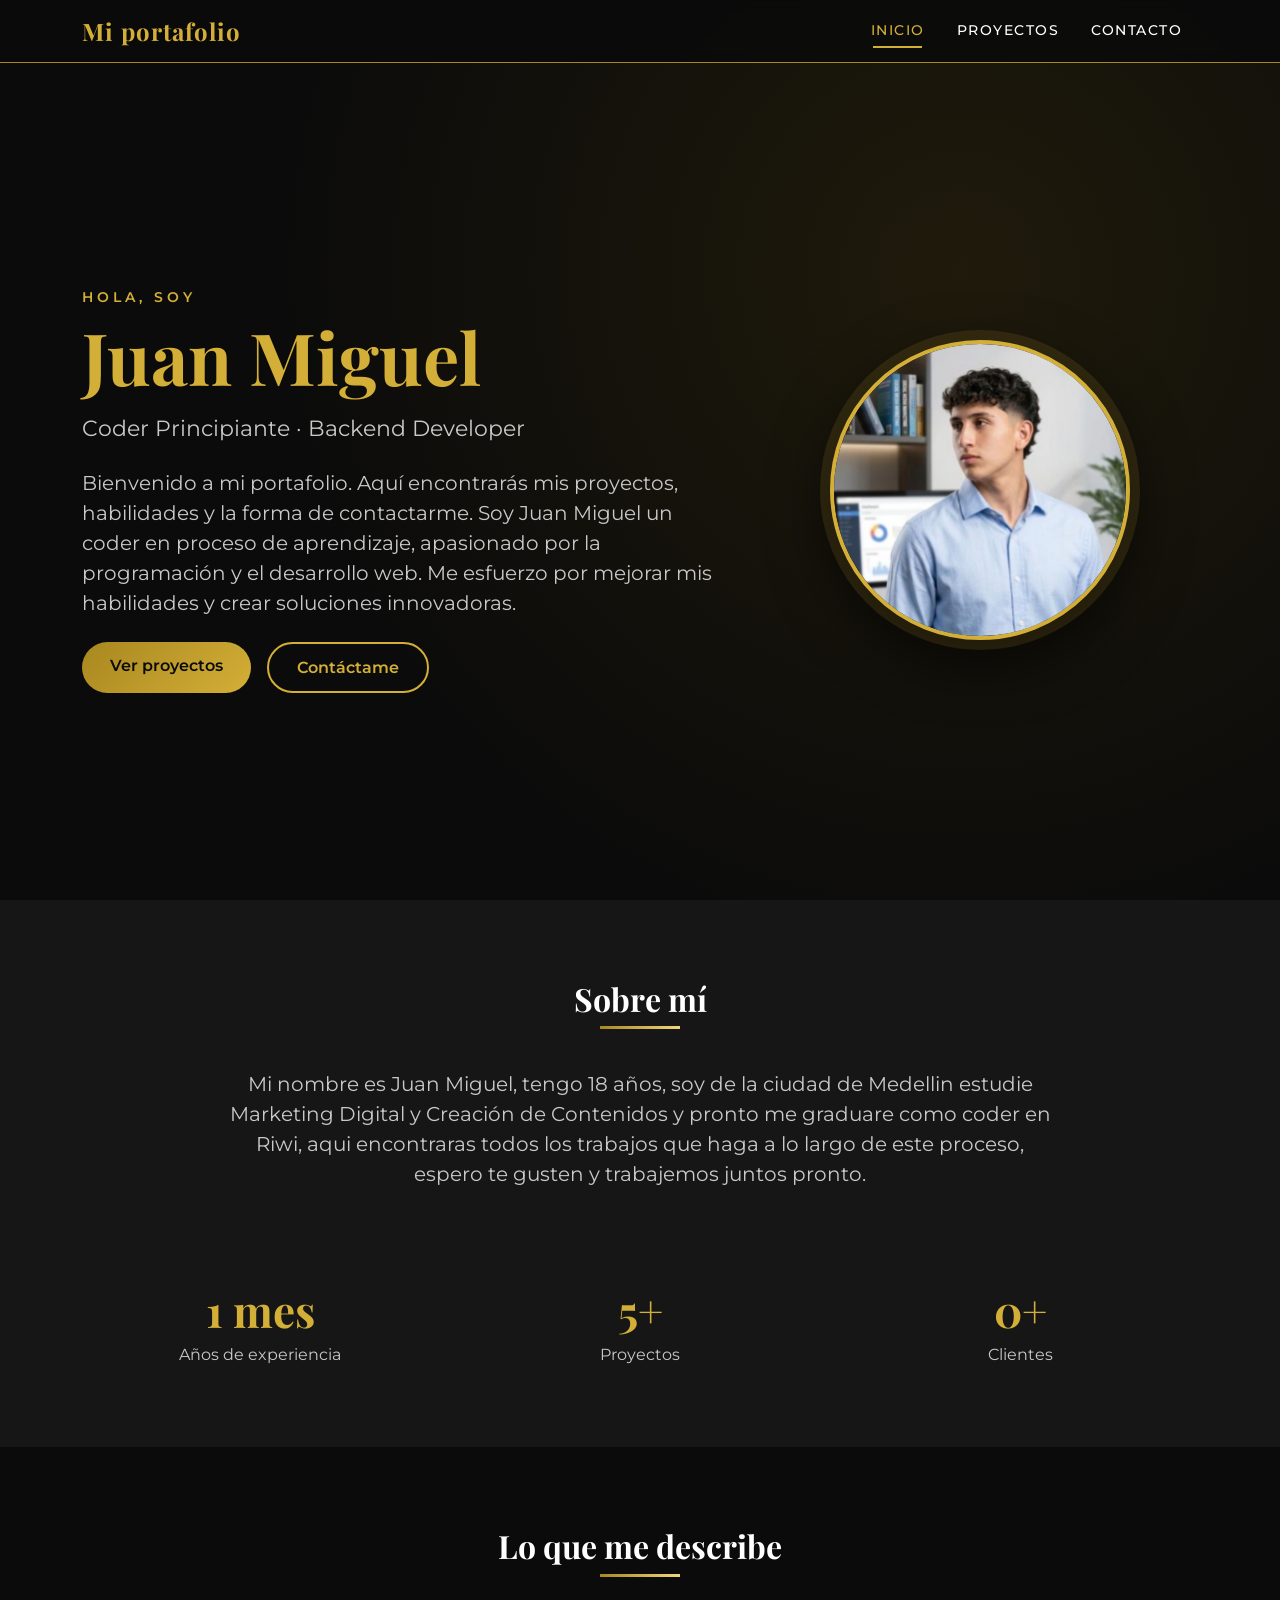
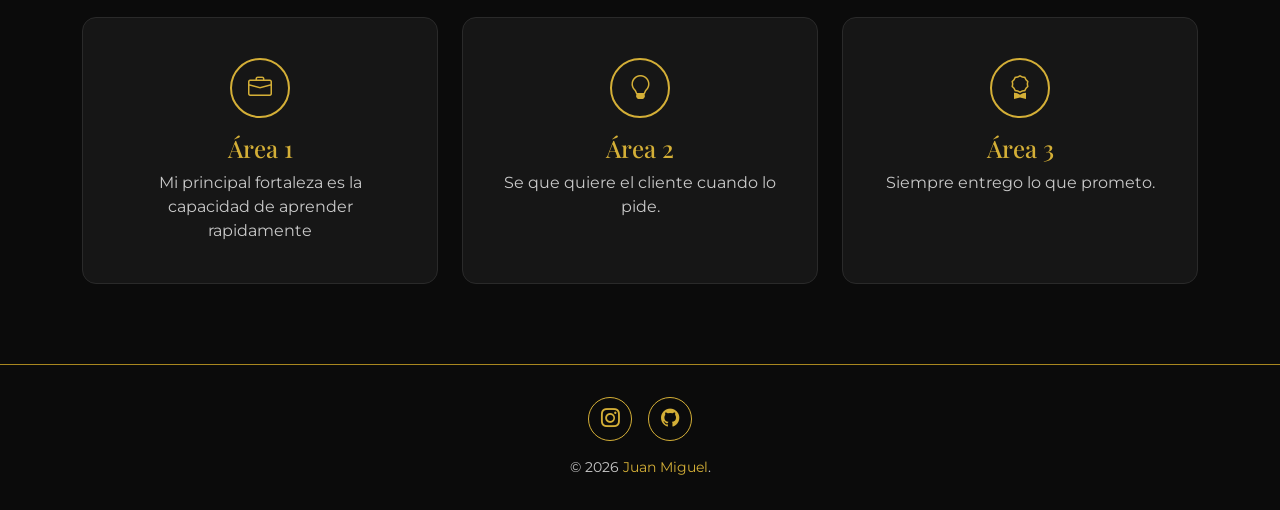
<file: index.html>
<!DOCTYPE html>
<html lang="es">
<head>
  <meta charset="UTF-8">
  <meta name="viewport" content="width=device-width, initial-scale=1.0">
  <title>Inicio | Juan Miguel</title>

  
  <link href="https://cdn.jsdelivr.net/npm/bootstrap@5.3.3/dist/css/bootstrap.min.css" rel="stylesheet">
   
  <link href="https://cdn.jsdelivr.net/npm/bootstrap-icons@1.11.3/font/bootstrap-icons.min.css" rel="stylesheet">
  
  <link href="https://fonts.googleapis.com/css2?family=Montserrat:wght@400;500;600&family=Playfair+Display:wght@600;700&display=swap" rel="stylesheet">
   
  <link href="styles.css" rel="stylesheet">
</head>
<body>

 
  <nav class="navbar navbar-expand-lg fixed-top">
    <div class="container">
      <a class="navbar-brand" href="index.html">Mi portafolio</a>
      <button class="navbar-toggler" type="button" data-bs-toggle="collapse" data-bs-target="#menu" aria-controls="menu" aria-expanded="false" aria-label="Abrir menú">
        <span class="navbar-toggler-icon"></span>
      </button>
      <div class="collapse navbar-collapse" id="menu">
        <ul class="navbar-nav ms-auto">
          <li class="nav-item"><a class="nav-link active" aria-current="page" href="index.html">Inicio</a></li>
          <li class="nav-item"><a class="nav-link" href="proyectos.html">Proyectos</a></li>
          <li class="nav-item"><a class="nav-link" href="contacto.html">Contacto</a></li>
        </ul>
      </div> 
    </div>
  </nav>

  <main>
     
    <section class="hero">
      <div class="container">
        <div class="row align-items-center g-5">
          <div class="col-lg-7 text-center text-lg-start">
            <p class="saludo mb-2">Hola, soy</p>
            <h1 class="mb-3"> <span class="text-dorado">Juan Miguel</span></h1>
            <p class="profesion mb-4">Coder Principiante · Backend Developer</p>
            <p class="text-suave mb-4 fs-5">
                Bienvenido a mi portafolio. Aquí encontrarás mis proyectos, habilidades y la forma de contactarme. Soy Juan Miguel un 
                coder en proceso de aprendizaje, apasionado por la programación y el desarrollo web. Me esfuerzo por mejorar mis habilidades y crear soluciones innovadoras.
            </p>
            <div class="d-flex gap-3 justify-content-center justify-content-lg-start flex-wrap">
              <a href="proyectos.html" class="btn btn-dorado">Ver proyectos</a>
              <a href="contacto.html" class="btn btn-borde-dorado">Contáctame</a>
            </div>
          </div>
          <div class="col-lg-5 text-center">
           <img src="Imagenes/foto-perfil.jpeg" alt="Juan Miguel" class="foto-perfil">
           
          </div>
        </div>
      </div>
    </section>

     
    <section class="seccion seccion-alterna">
      <div class="container">
        <div class="text-center">
          <h2 class="titulo-seccion">Sobre mí</h2>
          <hr class="linea-dorada">
        </div>
        <div class="row justify-content-center">
          <div class="col-lg-9">
            <p class="text-suave fs-5 text-center">
              Mi nombre es Juan Miguel, tengo 18 años, soy de la ciudad de Medellin estudie Marketing Digital y Creación de Contenidos
              y pronto me graduare como coder en Riwi, aqui encontraras todos los trabajos que haga a lo largo de este proceso, espero te gusten y trabajemos juntos pronto.
            </p>
          </div>
        </div>

        <div class="row text-center mt-5 g-4">
          <div class="col-6 col-md-4">
            <div class="dato-numero">1 mes</div>
            <p class="text-suave mb-0">Años de experiencia</p>
          </div>
          <div class="col-6 col-md-4">
            <div class="dato-numero">5+</div>
            <p class="text-suave mb-0">Proyectos</p>
          </div>
          <div class="col-6 col-md-4">
            <div class="dato-numero">0+</div>
            <p class="text-suave mb-0">Clientes</p>
          </div>
         
        </div>
      </div>
    </section>

    
    <section class="seccion">
      <div class="container">
        <div class="text-center">
          <h2 class="titulo-seccion">Lo que me describe</h2>
          <hr class="linea-dorada">
        </div>
        <div class="row g-4">
          <div class="col-md-4">
            <div class="card tarjeta text-center p-4">
              <div class="card-body">
                <div class="icono-circulo"><i class="bi bi-briefcase"></i></div>
                <h3 class="card-title h4">Área 1</h3>
                <p class="card-text">Mi principal fortaleza es la capacidad de aprender rapidamente</p>
              </div>
            </div>
          </div>
          <div class="col-md-4">
            <div class="card tarjeta text-center p-4">
              <div class="card-body">
                <div class="icono-circulo"><i class="bi bi-lightbulb"></i></div>
                <h3 class="card-title h4">Área 2</h3>
                <p class="card-text">Se que quiere el cliente cuando lo pide.</p>
              </div>
            </div>
          </div>
          <div class="col-md-4">
            <div class="card tarjeta text-center p-4">
              <div class="card-body">
                <div class="icono-circulo"><i class="bi bi-award"></i></div>
                <h3 class="card-title h4">Área 3</h3>
                <p class="card-text">Siempre entrego lo que prometo.</p>
              </div>
            </div>
          </div>
        </div>
      </div>
    </section>
  </main>

  
  <footer>
    <div class="container">
      <div class="redes mb-3">

        <a href="https://www.instagram.com/juan_mi_09/" aria-label="Instagram"><i class="bi bi-instagram"></i></a>
        <a href="https://github.com/Juanmi099" aria-label="GitHub"><i class="bi bi-github"></i></a>
      </div>
      <p class="mb-0">&copy; 2026 <span class="text-dorado">Juan Miguel</span>.</p>
    </div>
  </footer>

  <script src="https://cdn.jsdelivr.net/npm/bootstrap@5.3.3/dist/js/bootstrap.bundle.min.js"></script>
</body>
</html>
</file>
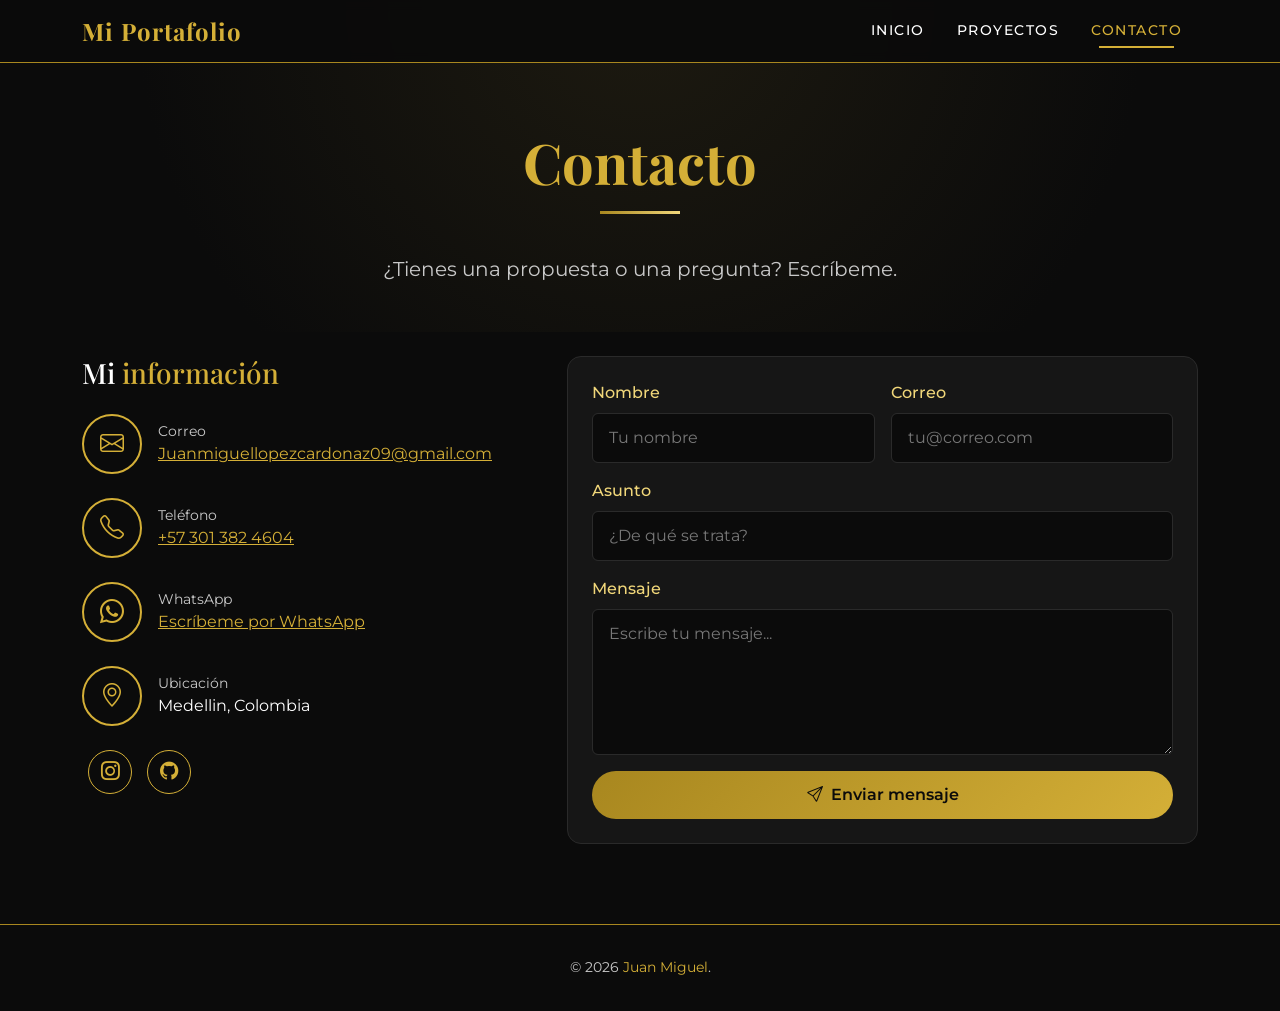
<file: contacto.html>
<!DOCTYPE html>
<html lang="es">
<head>
  <meta charset="UTF-8">
  <meta name="viewport" content="width=device-width, initial-scale=1.0">
  <title>Contacto | Juan Miguel</title>

  <link href="https://cdn.jsdelivr.net/npm/bootstrap@5.3.3/dist/css/bootstrap.min.css" rel="stylesheet">
  <link href="https://cdn.jsdelivr.net/npm/bootstrap-icons@1.11.3/font/bootstrap-icons.min.css" rel="stylesheet">
  <link href="https://fonts.googleapis.com/css2?family=Montserrat:wght@400;500;600&family=Playfair+Display:wght@600;700&display=swap" rel="stylesheet">
  <link href="styles.css" rel="stylesheet">
</head>
<body>

 
  <nav class="navbar navbar-expand-lg fixed-top">
    <div class="container">
      <a class="navbar-brand" href="index.html">Mi Portafolio</a>
      <button class="navbar-toggler" type="button" data-bs-toggle="collapse" data-bs-target="#menu" aria-controls="menu" aria-expanded="false" aria-label="Abrir menú">
        <span class="navbar-toggler-icon"></span>
      </button>
      <div class="collapse navbar-collapse" id="menu">
        <ul class="navbar-nav ms-auto">
          <li class="nav-item"><a class="nav-link" href="index.html">Inicio</a></li>
          <li class="nav-item"><a class="nav-link" href="proyectos.html">Proyectos</a></li>
          <li class="nav-item"><a class="nav-link active" aria-current="page" href="contacto.html">Contacto</a></li>
        </ul>
      </div>
    </div>
  </nav>

  <main>
    <header class="page-header">
      <div class="container">
        <h1 class="titulo-seccion display-4"><span class="text-dorado">Contacto</span></h1>
        <hr class="linea-dorada mt-3">
        <p class="text-suave fs-5 mb-0">¿Tienes una propuesta o una pregunta? Escríbeme.</p>
      </div>
    </header>

    <section class="seccion pt-4">
      <div class="container">
        <div class="row g-5">
         
          <div class="col-lg-5">
            <h2 class="h3 mb-4">Mi <span class="text-dorado">información</span></h2>

            <div class="dato-contacto">
              <div class="icono-circulo"><i class="bi bi-envelope"></i></div>
              <div>
                <div class="text-suave small">Correo</div>
                <a href="mailto:Juanmiguellopezcardonaz09@gmail.com">Juanmiguellopezcardonaz09@gmail.com</a>
              </div>
            </div>

            <div class="dato-contacto">
              <div class="icono-circulo"><i class="bi bi-telephone"></i></div>
              <div>
                <div class="text-suave small">Teléfono</div>
                <a href="tel:+573013824604">+57 301 382 4604</a>
              </div>
            </div>

            <div class="dato-contacto">
              <div class="icono-circulo"><i class="bi bi-whatsapp"></i></div>
              <div>
                <div class="text-suave small">WhatsApp</div>
                <a href="https://wa.me/573013824604" target="_blank" rel="noopener">Escríbeme por WhatsApp</a>
              </div>
            </div>

            <div class="dato-contacto">
              <div class="icono-circulo"><i class="bi bi-geo-alt"></i></div>
              <div>
                <div class="text-suave small">Ubicación</div>
                <span>Medellin, Colombia</span>
              </div>
            </div>

            <div class="redes mt-4">
             
              <a href="https://www.instagram.com/juan_mi_09/" aria-label="Instagram"><i class="bi bi-instagram"></i></a>
              <a href="https://github.com/Juanmi099" aria-label="GitHub"><i class="bi bi-github"></i></a>
            </div>
          </div>

         
          <div class="col-lg-7">
            <div class="card tarjeta p-4">
              <form action="mailto:Juanmiguellopezcardonaz09@gmail.com" method="post" enctype="text/plain">
                <div class="row g-3">
                  <div class="col-md-6">
                    <label for="nombre" class="form-label">Nombre</label>
                    <input type="text" class="form-control" id="nombre" name="Nombre" placeholder="Tu nombre" required>
                  </div>
                  <div class="col-md-6">
                    <label for="correo" class="form-label">Correo</label>
                    <input type="email" class="form-control" id="correo" name="Correo" placeholder="tu@correo.com" required>
                  </div>
                  <div class="col-12">
                    <label for="asunto" class="form-label">Asunto</label>
                    <input type="text" class="form-control" id="asunto" name="Asunto" placeholder="¿De qué se trata?">
                  </div>
                  <div class="col-12">
                    <label for="mensaje" class="form-label">Mensaje</label>
                    <textarea class="form-control" id="mensaje" name="Mensaje" rows="5" placeholder="Escribe tu mensaje..." required></textarea>
                  </div>
                  <div class="col-12">
                    <button type="submit" class="btn btn-dorado w-100">
                      <i class="bi bi-send me-2"></i>Enviar mensaje
                    </button>
                  </div>
                </div>
              </form>
            </div>
          </div>
        </div>
      </div>
    </section>
  </main>

  <footer>
    <div class="container">
      <p class="mb-0">&copy; 2026 <span class="text-dorado">Juan Miguel</span>.</p>
    </div>
  </footer>

  <script src="https://cdn.jsdelivr.net/npm/bootstrap@5.3.3/dist/js/bootstrap.bundle.min.js"></script>
</body>
</html>
</file>
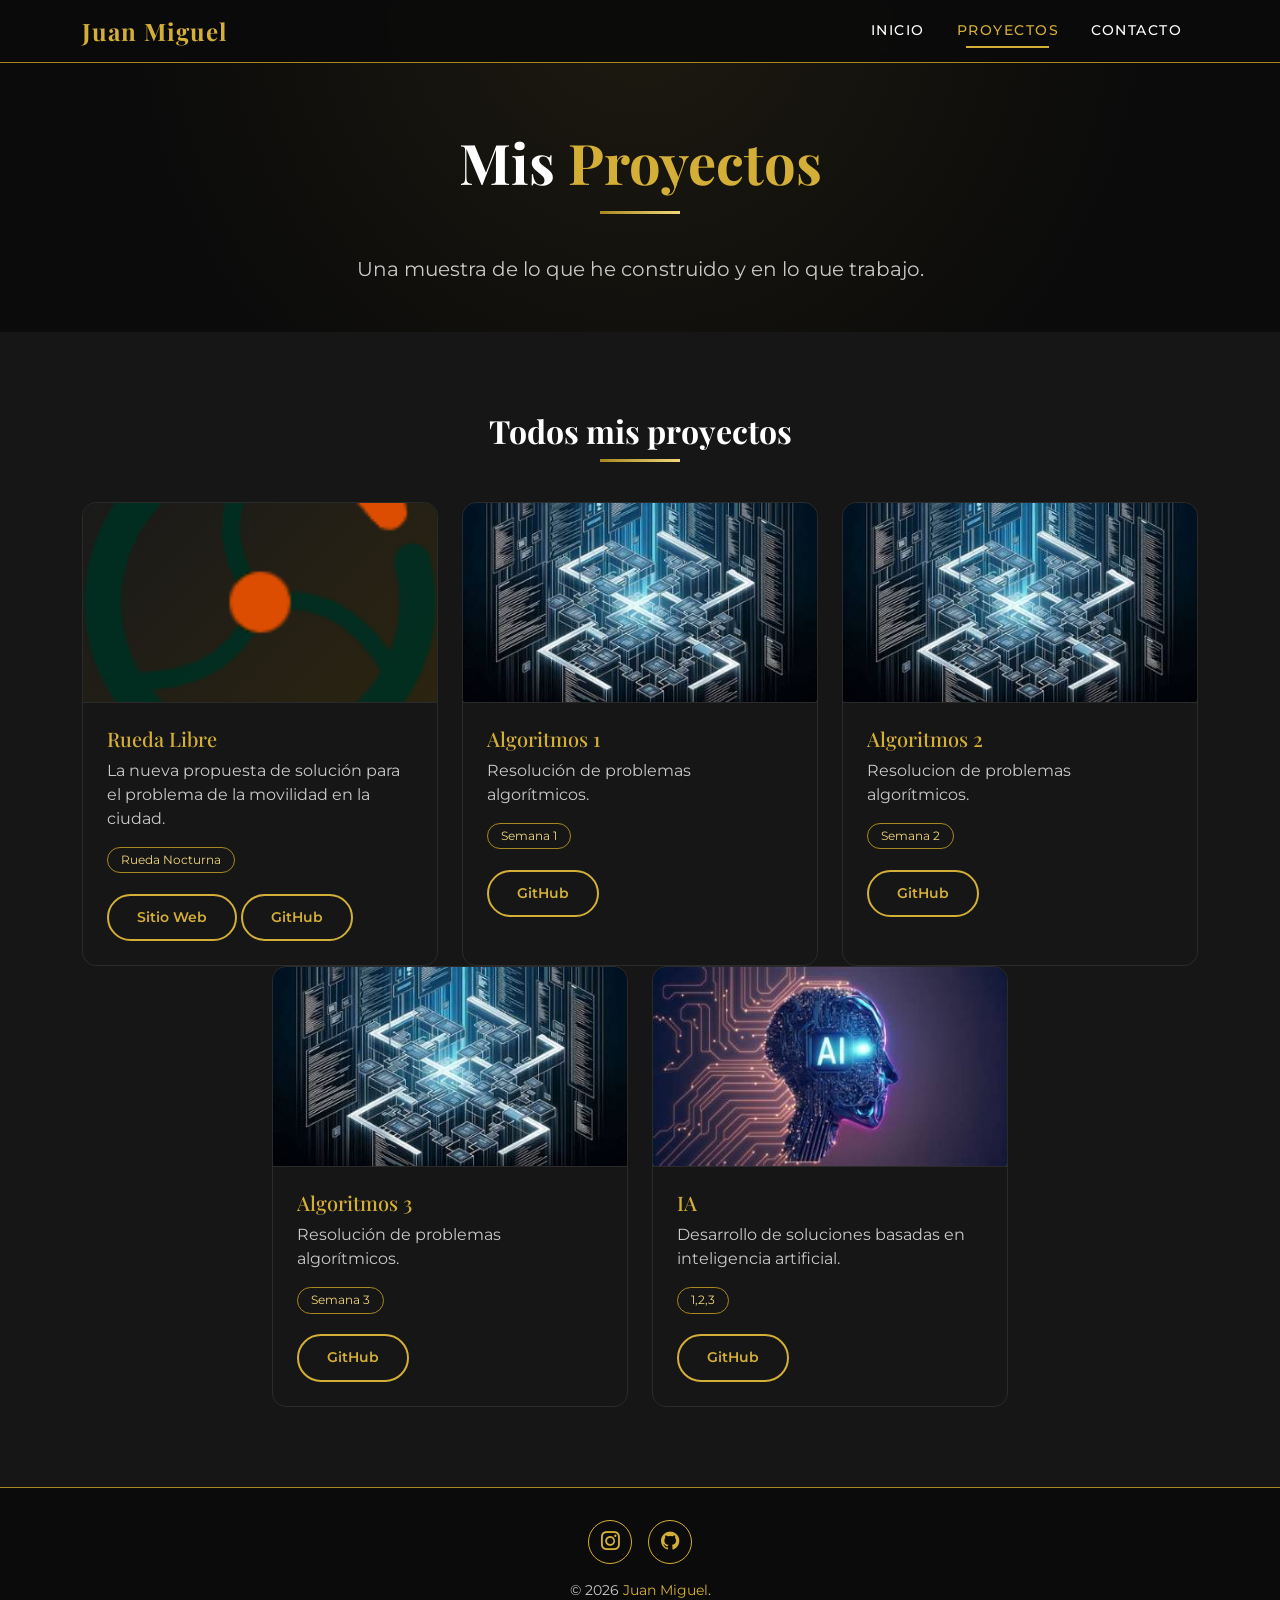
<file: proyectos.html>
<!DOCTYPE html>
<html lang="es">
<head>
  <meta charset="UTF-8">
  <meta name="viewport" content="width=device-width, initial-scale=1.0">
  <title>Proyectos | Juan Miguel</title>

  <link href="https://cdn.jsdelivr.net/npm/bootstrap@5.3.3/dist/css/bootstrap.min.css" rel="stylesheet">
  <link href="https://cdn.jsdelivr.net/npm/bootstrap-icons@1.11.3/font/bootstrap-icons.min.css" rel="stylesheet">
  <link href="https://fonts.googleapis.com/css2?family=Montserrat:wght@400;500;600&family=Playfair+Display:wght@600;700&display=swap" rel="stylesheet">
  <link href="styles.css" rel="stylesheet">
</head>
<body>

   <nav class="navbar navbar-expand-lg fixed-top">
    <div class="container">
      <a class="navbar-brand" href="index.html">Juan Miguel </a>
      <button class="navbar-toggler" type="button" data-bs-toggle="collapse" data-bs-target="#menu" aria-controls="menu" aria-expanded="false" aria-label="Abrir menú">
        <span class="navbar-toggler-icon"></span>
      </button>
      <div class="collapse navbar-collapse" id="menu">
        <ul class="navbar-nav ms-auto">
          <li class="nav-item"><a class="nav-link" href="index.html">Inicio</a></li>
          <li class="nav-item"><a class="nav-link active" aria-current="page" href="proyectos.html">Proyectos</a></li>
          <li class="nav-item"><a class="nav-link" href="contacto.html">Contacto</a></li>
        </ul>
      </div>
    </div>
  </nav>

  <main>
    <header class="page-header">
      <div class="container">
        <h1 class="titulo-seccion display-4">Mis <span class="text-dorado">Proyectos</span></h1>
        <hr class="linea-dorada mt-3">
        <p class="text-suave fs-5 mb-0">Una muestra de lo que he construido y en lo que trabajo.</p>
      </div>
    </header>

  

     <section class="seccion seccion-alterna">
      <div class="container">
        <div class="text-center">
          <h2 class="titulo-seccion">Todos mis proyectos</h2>
          <hr class="linea-dorada">
        </div>

        <div class="row g-4">
           <div class="col-md-6 col-lg-4">
            <div class="card tarjeta">
                <img src="Imagenes/icono.png" class="proyecto-img w-100" alt="Rueda Libre" style="object-fit:cover"> 
             
              <div class="card-body p-4">
                <h3 class="card-title h5">Rueda Libre </h3>
                <p class="card-text">La nueva propuesta de solución para el problema de la movilidad en la ciudad.</p>
                <div class="mb-3">
                  <span class="etiqueta">Rueda Nocturna</span>
                 
                </div>
                 <a href="https://juanmi099.github.io/Desarrollo-/Rueda%20Libre/ruedalibre.html" class="btn btn-borde-dorado btn-sm">Sitio Web</a>
                <a href="https://github.com/Juanmi099/Desarrollo-.git" class="btn btn-borde-dorado btn-sm">GitHub</a>
                 
              </div>
            </div>
          </div>

           
          <div class="col-md-6 col-lg-4">
            <div class="card tarjeta">
                <img src="Imagenes/OIP.jpg" class="proyecto-img w-100" alt="Algoritmos 1" style="object-fit:cover"> 
              
              <div class="card-body p-4">
                <h3 class="card-title h5">Algoritmos 1</h3>
                <p class="card-text">Resolución de problemas algorítmicos.</p>
                <div class="mb-3">
                  <span class="etiqueta">Semana 1</span>
                </div>
                <a href="https://github.com/Juanmi099/ALGORITMOS.git" class="btn btn-borde-dorado btn-sm">GitHub</a>
              </div>
            </div>
          </div>

           <div class="col-md-6 col-lg-4">
            <div class="card tarjeta">
                <img src="Imagenes/OIP.jpg" class="proyecto-img w-100" alt="Algoritmos 2" style="object-fit:cover"> 
              
              <div class="card-body p-4">
                <h3 class="card-title h5">Algoritmos 2</h3>
                <p class="card-text">Resolucion de problemas algorítmicos.</p>
                <div class="mb-3">
                  <span class="etiqueta">Semana 2</span>
                  
                </div>
                <a href="https://github.com/Juanmi099/ALGORITMOS.git" class="btn btn-borde-dorado btn-sm">GitHub</a>
              </div>
            </div>
          </div>
        </div>
      </div>
              <div class="container">
              <div class="row g-4 justify-content-center">
          
            <div class="col-md-6 col-lg-4">
            <div class="card tarjeta">
              <img src="Imagenes/OIP.jpg" class="proyecto-img w-100" alt="Algoritmos 3" style="object-fit:cover"> 
             
              <div class="card-body p-4">
                <h3 class="card-title h5">Algoritmos 3</h3>
                <p class="card-text">Resolución de problemas algorítmicos.</p>
                <div class="mb-3">
                  <span class="etiqueta">Semana 3</span>
                  
                </div>
                <a href="https://github.com/Juanmi099/ALGORITMOS.git" class="btn btn-borde-dorado btn-sm">GitHub</a>
              </div>
            </div>  
          </div>

        
          <div class="col-md-6 col-lg-4">
            <div class="card tarjeta">
        <img src="Imagenes/OIP-2.jpg" class="proyecto-img w-100" alt="IA" style="object-fit:cover"> 
              <div class="card-body p-4">
                <h3 class="card-title h5">IA</h3>
                <p class="card-text">Desarrollo de soluciones basadas en inteligencia artificial.</p>
                <div class="mb-3">
                  <span class="etiqueta">1,2,3</span>
                
                </div>
                <a href="https://github.com/Juanmi099/Inteligencia-Artificial.git" class="btn btn-borde-dorado btn-sm">GitHub</a>
              </div>
      </div>
    </div>      
  </div>
  </div>  
    </section>
    
  </main>

  <footer>
    <div class="container">
      <div class="redes mb-3">
       
        <a href="https://www.instagram.com/juan_mi_09/" aria-label="Instagram"><i class="bi bi-instagram"></i></a>
        <a href="https://github.com/Juanmi099" aria-label="GitHub"><i class="bi bi-github"></i></a>
      </div>
      <p class="mb-0">&copy; 2026 <span class="text-dorado">Juan Miguel</span>. </p>
    </div>
  </footer>

  <script src="https://cdn.jsdelivr.net/npm/bootstrap@5.3.3/dist/js/bootstrap.bundle.min.js"></script>
</body>
</html>
</file>
<file: styles.css>
:root {
  --negro: #0b0b0b;
  --negro-suave: #161616;
  --negro-borde: #2a2a2a;
  --dorado: #d4af37;
  --dorado-claro: #f1d77a;
  --dorado-oscuro: #a8871f;
  --blanco: #ffffff;
  --gris-texto: #c9c9c9;
}

html { scroll-behavior: smooth; }

body {
  background-color: var(--negro);
  color: var(--blanco);
  font-family: "Montserrat", system-ui, sans-serif;
  min-height: 100vh;
  display: flex;
  flex-direction: column;
}

main { flex: 1; }

h1, h2, h3, .navbar-brand {
  font-family: "Playfair Display", Georgia, serif;
}

a { color: var(--dorado); }
a:hover { color: var(--dorado-claro); }

.text-dorado { color: var(--dorado) !important; }
.text-suave { color: var(--gris-texto) !important; }

 .navbar {
  background-color: rgba(11, 11, 11, 0.95);
  border-bottom: 1px solid var(--dorado-oscuro);
  backdrop-filter: blur(6px);
}

.navbar-brand {
  color: var(--dorado) !important;
  font-size: 1.5rem;
  font-weight: 700;
  letter-spacing: 1px;
}

.navbar .nav-link {
  color: var(--blanco) !important;
  font-weight: 500;
  text-transform: uppercase;
  font-size: 0.9rem;
  letter-spacing: 1.5px;
  margin: 0 0.5rem;
  position: relative;
  transition: color 0.3s;
}

.navbar .nav-link::after {
  content: "";
  position: absolute;
  left: 50%;
  bottom: 2px;
  width: 0;
  height: 2px;
  background: var(--dorado);
  transition: width 0.3s, left 0.3s;
}

.navbar .nav-link:hover,
.navbar .nav-link.active { color: var(--dorado) !important; }

.navbar .nav-link:hover::after,
.navbar .nav-link.active::after { width: 70%; left: 15%; }

.navbar-toggler { border-color: var(--dorado); }
.navbar-toggler-icon {
  background-image: url("data:image/svg+xml,%3csvg xmlns='http://www.w3.org/2000/svg' viewBox='0 0 30 30'%3e%3cpath stroke='rgba%28212,175,55,1%29' stroke-linecap='round' stroke-width='2' d='M4 7h22M4 15h22M4 23h22'/%3e%3c/svg%3e");
}

 .titulo-seccion {
  color: var(--blanco);
  font-weight: 700;
  margin-bottom: 0.5rem;
}

.linea-dorada {
  width: 80px;
  height: 3px;
  background: linear-gradient(90deg, var(--dorado-oscuro), var(--dorado-claro));
  border: none;
  opacity: 1;
  margin: 0 auto 2.5rem;
}

.page-header {
  padding: 8rem 0 3rem;
  text-align: center;
  background: radial-gradient(circle at top, #1d1a10 0%, var(--negro) 70%);
}

 .hero {
  min-height: 100vh;
  display: flex;
  align-items: center;
  padding-top: 80px;
  background: radial-gradient(circle at 75% 30%, #1f1a0b 0%, var(--negro) 60%);
}

.hero .saludo {
  color: var(--dorado);
  text-transform: uppercase;
  letter-spacing: 4px;
  font-size: 0.9rem;
  font-weight: 600;
}

.hero h1 {
  font-size: clamp(2.5rem, 6vw, 4.5rem);
  font-weight: 700;
  line-height: 1.1;
}

.hero .profesion {
  font-size: 1.35rem;
  color: var(--gris-texto);
}

.foto-perfil {
  width: 300px;
  height: 300px;
  max-width: 80vw;
  max-height: 80vw;
  border-radius: 50%;
  object-fit: cover;
  border: 4px solid var(--dorado);
  box-shadow: 0 0 0 10px rgba(212, 175, 55, 0.12), 0 20px 60px rgba(0, 0, 0, 0.7);
  background: var(--negro-suave);
  display: flex;
  align-items: center;
  justify-content: center;
  color: var(--dorado);
  font-family: "Playfair Display", serif;
  font-size: 5rem;
  margin: 0 auto;
}

 .btn-dorado {
  background: linear-gradient(135deg, var(--dorado-oscuro), var(--dorado));
  color: var(--negro);
  font-weight: 600;
  border: none;
  padding: 0.75rem 1.75rem;
  border-radius: 50px;
  transition: transform 0.2s, box-shadow 0.2s;
}

.btn-dorado:hover {
  color: var(--negro);
  transform: translateY(-2px);
  box-shadow: 0 8px 25px rgba(212, 175, 55, 0.35);
}

.btn-borde-dorado {
  color: var(--dorado);
  border: 2px solid var(--dorado);
  font-weight: 600;
  padding: 0.7rem 1.75rem;
  border-radius: 50px;
  background: transparent;
  transition: all 0.2s;
}

.btn-borde-dorado:hover {
  background: var(--dorado);
  color: var(--negro);
}

 .tarjeta {
  background-color: var(--negro-suave);
  border: 1px solid var(--negro-borde);
  border-radius: 14px;
  color: var(--blanco);
  height: 100%;
  transition: transform 0.3s, border-color 0.3s, box-shadow 0.3s;
}

.tarjeta:hover {
  transform: translateY(-6px);
  border-color: var(--dorado);
  box-shadow: 0 12px 35px rgba(212, 175, 55, 0.15);
}

.tarjeta .card-title { color: var(--dorado); font-family: "Playfair Display", serif; }
.tarjeta .card-text { color: var(--gris-texto); }

.icono-circulo {
  width: 60px;
  height: 60px;
  border-radius: 50%;
  border: 2px solid var(--dorado);
  color: var(--dorado);
  display: inline-flex;
  align-items: center;
  justify-content: center;
  font-size: 1.5rem;
  margin-bottom: 1rem;
}

.proyecto-img {
  height: 200px;
  background: linear-gradient(135deg, #1a1a1a, #2b2410);
  border-bottom: 1px solid var(--negro-borde);
  border-radius: 14px 14px 0 0;
  display: flex;
  align-items: center;
  justify-content: center;
  color: var(--dorado);
  font-size: 3rem;
}

.etiqueta {
  display: inline-block;
  border: 1px solid var(--dorado-oscuro);
  color: var(--dorado-claro);
  border-radius: 50px;
  padding: 0.2rem 0.8rem;
  font-size: 0.75rem;
  margin: 0 0.3rem 0.3rem 0;
}

 .proyecto-destacado {
  border: 1px dashed var(--dorado);
  border-radius: 14px;
  background: linear-gradient(135deg, rgba(212, 175, 55, 0.07), transparent);
  padding: 3rem 2rem;
  text-align: center;
}

 .seccion { padding: 5rem 0; }
.seccion-alterna { background-color: var(--negro-suave); }

.dato-numero {
  font-family: "Playfair Display", serif;
  font-size: 2.75rem;
  color: var(--dorado);
  font-weight: 700;
}

 .form-control {
  background-color: var(--negro);
  border: 1px solid var(--negro-borde);
  color: var(--blanco);
  padding: 0.75rem 1rem;
}

.form-control:focus {
  background-color: var(--negro);
  color: var(--blanco);
  border-color: var(--dorado);
  box-shadow: 0 0 0 0.2rem rgba(212, 175, 55, 0.25);
}

.form-control::placeholder { color: #777; }
.form-label { color: var(--dorado-claro); font-weight: 500; }

.dato-contacto {
  display: flex;
  align-items: center;
  gap: 1rem;
  margin-bottom: 1.5rem;
}

.dato-contacto .icono-circulo { margin-bottom: 0; flex-shrink: 0; }

 .redes a {
  display: inline-flex;
  align-items: center;
  justify-content: center;
  width: 44px;
  height: 44px;
  border-radius: 50%;
  border: 1px solid var(--dorado);
  color: var(--dorado);
  margin: 0 0.35rem;
  font-size: 1.15rem;
  text-decoration: none;
  transition: all 0.2s;
}

.redes a:hover { background: var(--dorado); color: var(--negro); }

footer {
  border-top: 1px solid var(--dorado-oscuro);
  background-color: var(--negro);
  color: var(--gris-texto);
  padding: 2rem 0;
  text-align: center;
  font-size: 0.9rem;
}
</file>
